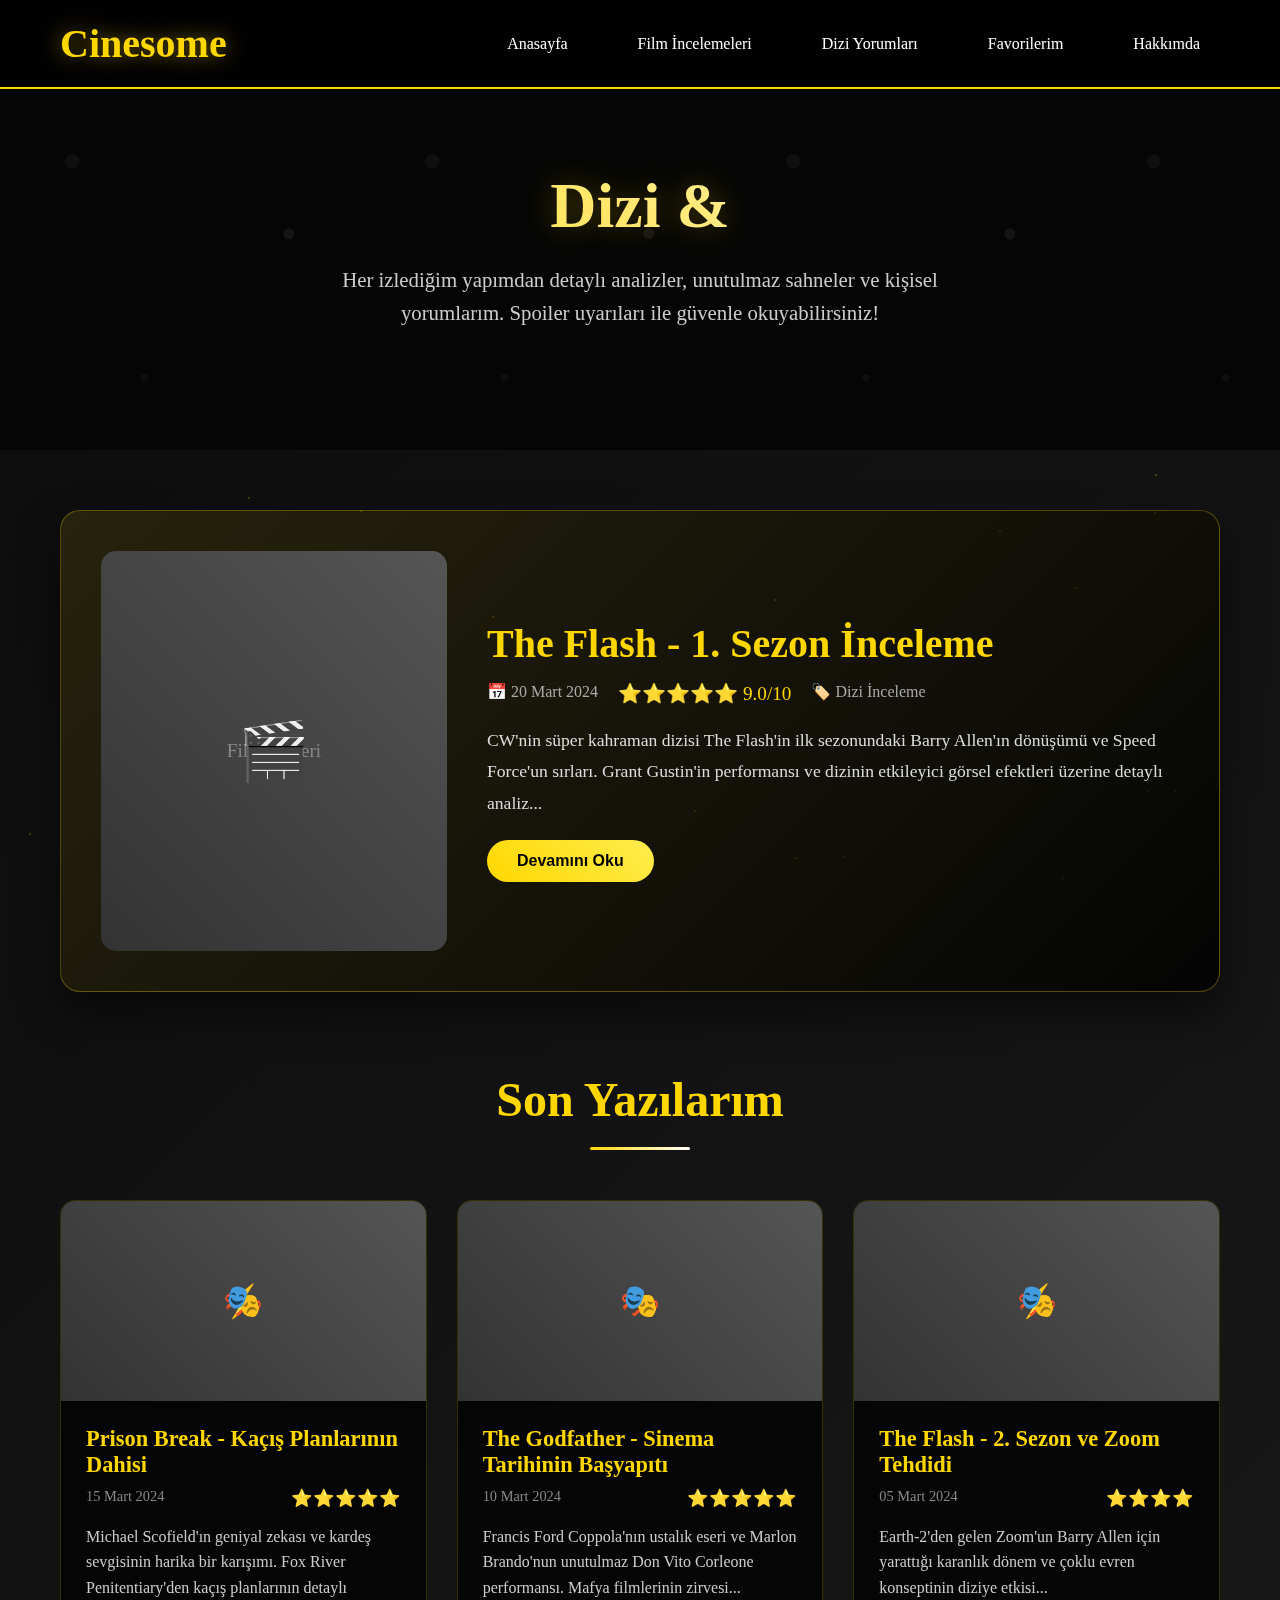
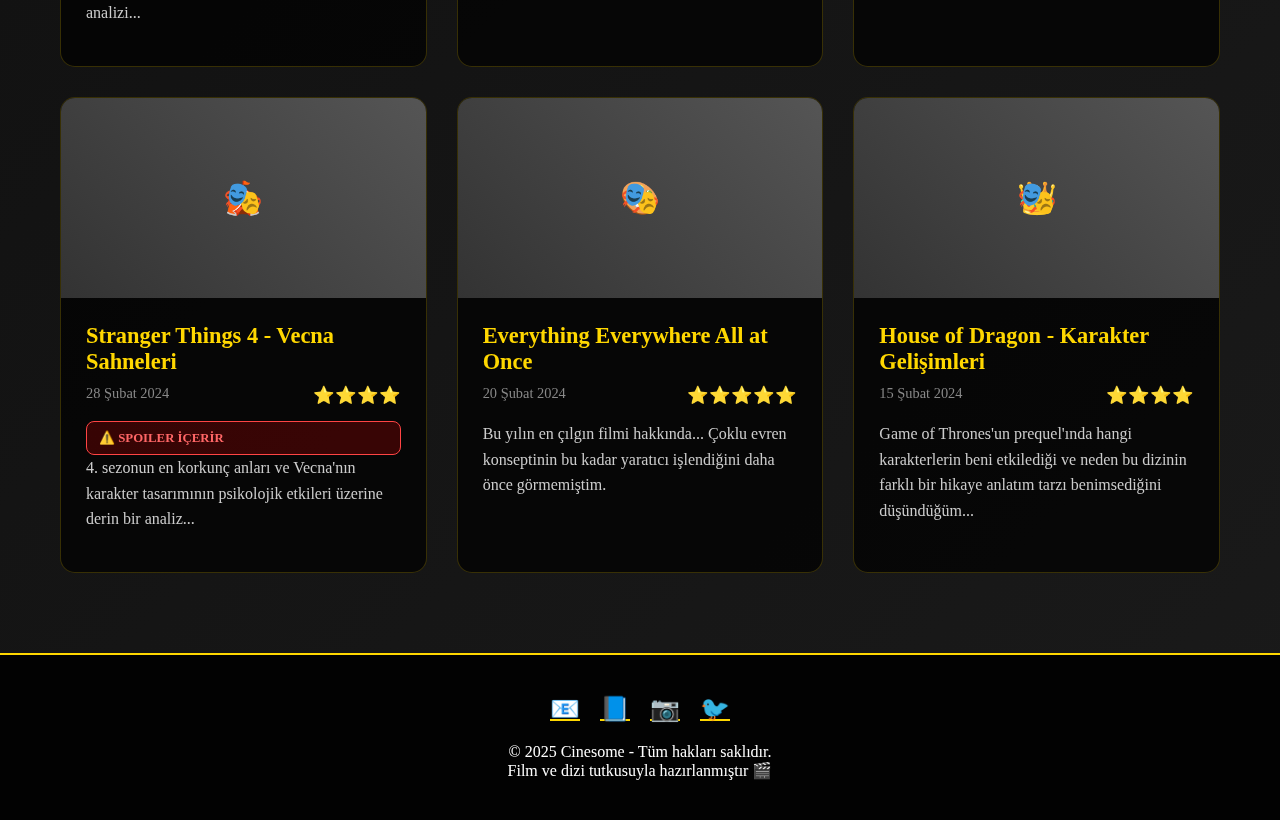
<file: index.html>
<!DOCTYPE html>
<html lang="tr">
<head>
    <meta charset="UTF-8">
    <meta name="viewport" content="width=device-width, initial-scale=1.0">
    <title>Cinesome - Film & Dizi Blog'um</title>
    <link rel="stylesheet" href="style.css">
</head>
<body>
    <!-- Animated Particles -->
    <div class="particles" id="particles"></div>
    
    <!-- Header -->
    <header class="header">
        <div class="nav-container">
            <div class="logo">Cinesome</div>
            <nav>
                <ul class="nav-menu">
                    <li>Anasayfa</li>
                    <li>Film İncelemeleri</li>
                    <li>Dizi Yorumları</li>
                    <li>Favorilerim</li>
                    <li>Hakkımda</li>
                </ul>
            </nav>
        </div>
    </header>
    
    <!-- Hero Section -->
    <section class="hero">
        <h1>Dizi & Film Dünyamdan</h1>
        <p>Her izlediğim yapımdan detaylı analizler, unutulmaz sahneler ve kişisel yorumlarım. 
           Spoiler uyarıları ile güvenle okuyabilirsiniz!</p>
    </section>
    
    <!-- Featured Post -->
    <section class="featured-section">
        <div class="featured-post" onclick="openPost('featured')">
            <div class="featured-content">
                <div class="featured-poster">
                    Film Posteri
                </div>
                <div class="featured-text">
                    <h2>The Flash - 1. Sezon İnceleme</h2>
                    <div class="meta">
                        <span>📅 20 Mart 2024</span>
                        <span class="rating">⭐⭐⭐⭐⭐ 9.0/10</span>
                        <span>🏷️ Dizi İnceleme</span>
                    </div>
                    <p>CW'nin süper kahraman dizisi The Flash'in ilk sezonundaki Barry Allen'ın dönüşümü ve Speed Force'un sırları. Grant Gustin'in performansı ve dizinin etkileyici görsel efektleri üzerine detaylı analiz...</p>
                    <button class="read-more" onclick="window.open('the-flash.html', '_blank')">Devamını Oku</button>
                </div>
            </div>
        </div>
    </section>
    
    <!-- Latest Posts -->
    <section class="posts-section">
        <h2 class="section-title">Son Yazılarım</h2>
        <div class="posts-grid">
            <div class="post-card" onclick="window.open('prison-break.html', '_blank')">
                <div class="post-image">⚡</div>
                <div class="post-content">
                    <h3>Prison Break - Kaçış Planlarının Dahisi</h3>
                    <div class="post-meta">
                        <span>15 Mart 2024</span>
                        <span class="rating">⭐⭐⭐⭐⭐</span>
                    </div>
                    <p>Michael Scofield'ın geniyal zekası ve kardeş sevgisinin harika bir karışımı. Fox River Penitentiary'den kaçış planlarının detaylı analizi...</p>
                </div>
            </div>
            
            <div class="post-card" onclick="window.open('godfather.html', '_blank')">
                <div class="post-image">🎭</div>
                <div class="post-content">
                    <h3>The Godfather - Sinema Tarihinin Başyapıtı</h3>
                    <div class="post-meta">
                        <span>10 Mart 2024</span>
                        <span class="rating">⭐⭐⭐⭐⭐</span>
                    </div>
                    <p>Francis Ford Coppola'nın ustalık eseri ve Marlon Brando'nun unutulmaz Don Vito Corleone performansı. Mafya filmlerinin zirvesi...</p>
                </div>
            </div>
            
            <div class="post-card" onclick="window.open('the-flash-season2.html', '_blank')">
                <div class="post-image">⚡</div>
                <div class="post-content">
                    <h3>The Flash - 2. Sezon ve Zoom Tehdidi</h3>
                    <div class="post-meta">
                        <span>05 Mart 2024</span>
                        <span class="rating">⭐⭐⭐⭐</span>
                    </div>
                    <p>Earth-2'den gelen Zoom'un Barry Allen için yarattığı karanlık dönem ve çoklu evren konseptinin diziye etkisi...</p>
                </div>
            </div>
            
            <div class="post-card" onclick="openPost('post4')">
                <div class="post-image">🎪</div>
                <div class="post-content">
                    <h3>Stranger Things 4 - Vecna Sahneleri</h3>
                    <div class="post-meta">
                        <span>28 Şubat 2024</span>
                        <span class="rating">⭐⭐⭐⭐</span>
                    </div>
                    <div class="spoiler-warning">⚠️ SPOILER İÇERİR</div>
                    <p>4. sezonun en korkunç anları ve Vecna'nın karakter tasarımının psikolojik etkileri üzerine derin bir analiz...</p>
                </div>
            </div>
            
            <div class="post-card" onclick="openPost('post5')">
                <div class="post-image">🎨</div>
                <div class="post-content">
                    <h3>Everything Everywhere All at Once</h3>
                    <div class="post-meta">
                        <span>20 Şubat 2024</span>
                        <span class="rating">⭐⭐⭐⭐⭐</span>
                    </div>
                    <p>Bu yılın en çılgın filmi hakkında... Çoklu evren konseptinin bu kadar yaratıcı işlendiğini daha önce görmemiştim.</p>
                </div>
            </div>
            
            <div class="post-card" onclick="openPost('post6')">
                <div class="post-image">👑</div>
                <div class="post-content">
                    <h3>House of Dragon - Karakter Gelişimleri</h3>
                    <div class="post-meta">
                        <span>15 Şubat 2024</span>
                        <span class="rating">⭐⭐⭐⭐</span>
                    </div>
                    <p>Game of Thrones'un prequel'ında hangi karakterlerin beni etkilediği ve neden bu dizinin farklı bir hikaye anlatım tarzı benimsediğini düşündüğüm...</p>
                </div>
            </div>
        </div>
    </section>
    
    <!-- Footer -->
    <footer class="footer">
        <div class="social-links">
            <a href="#">📧</a>
            <a href="#">📘</a>
            <a href="#">📷</a>
            <a href="#">🐦</a>
        </div>
        <p>&copy; 2025 Cinesome - Tüm hakları saklıdır.</p>
        <p>Film ve dizi tutkusuyla hazırlanmıştır 🎬</p>
    </footer>
    <script src="script.js"></script>
</body>
</html>
</file>
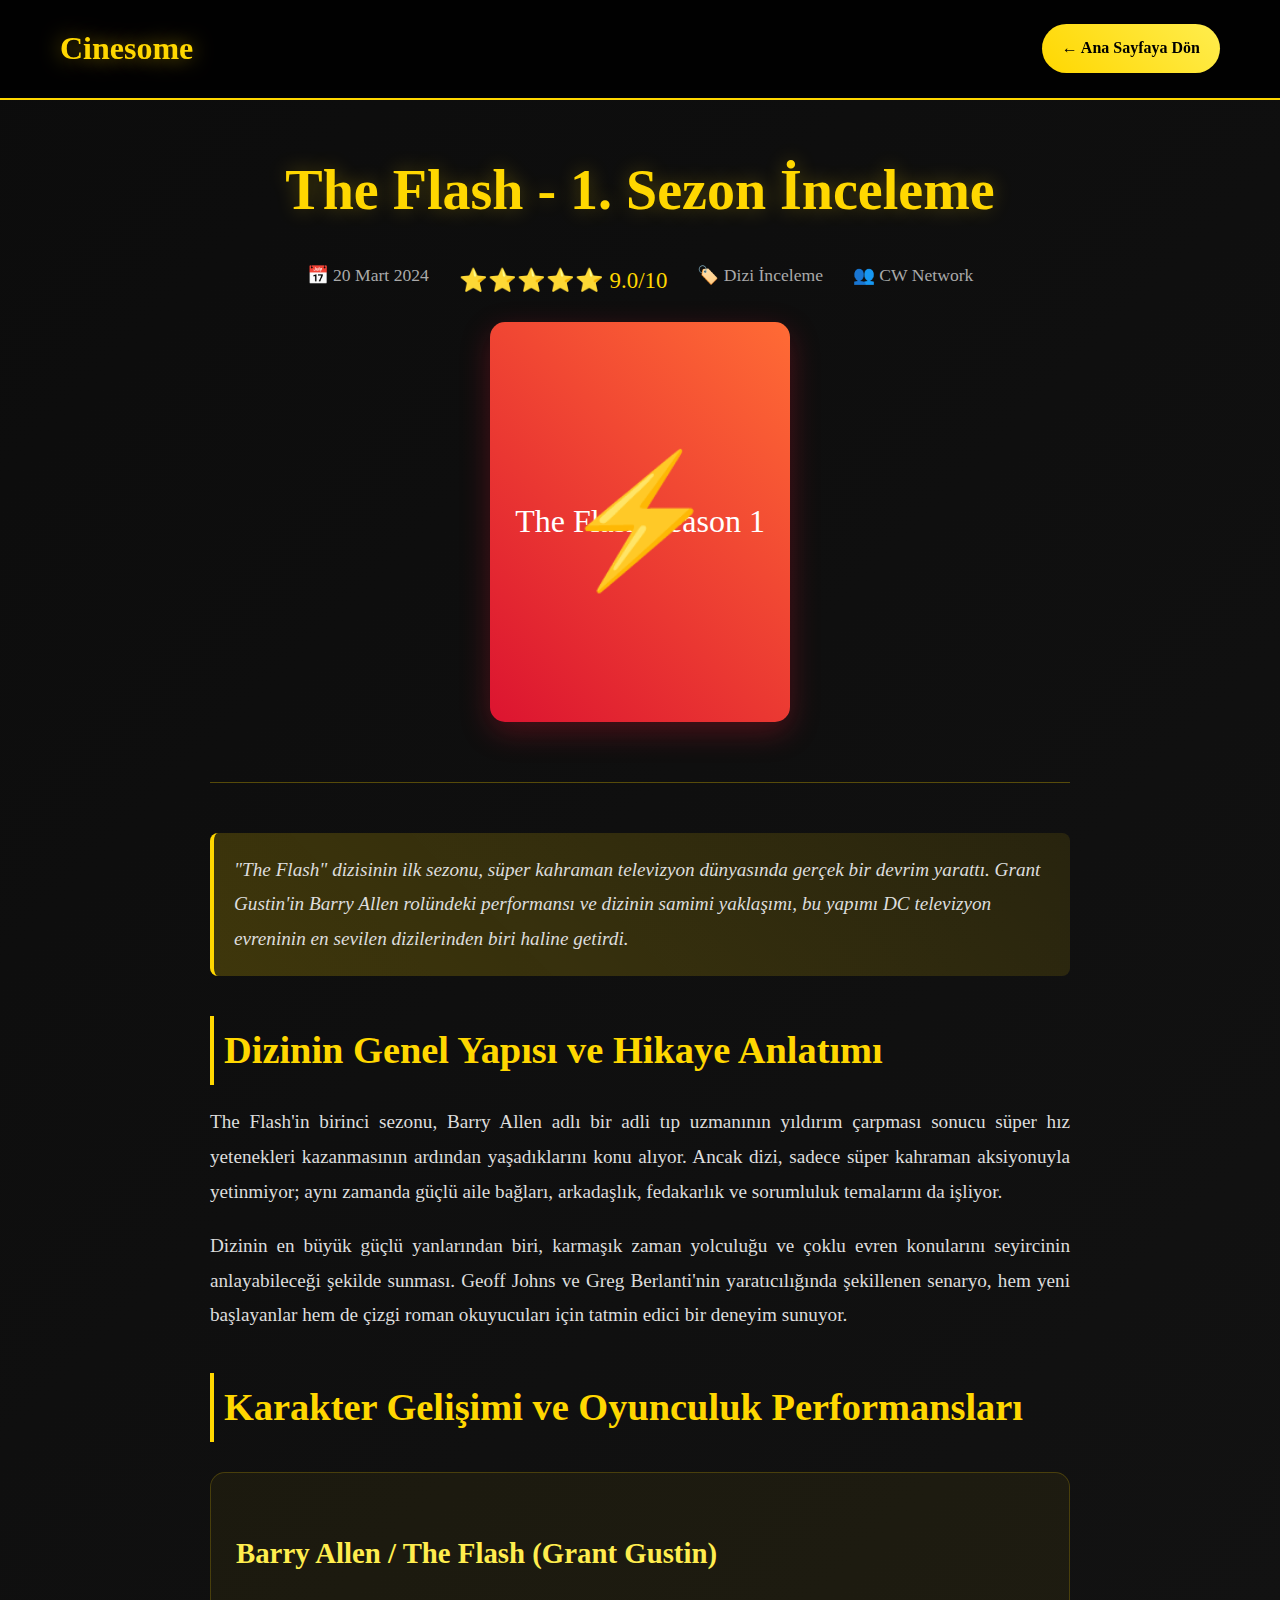
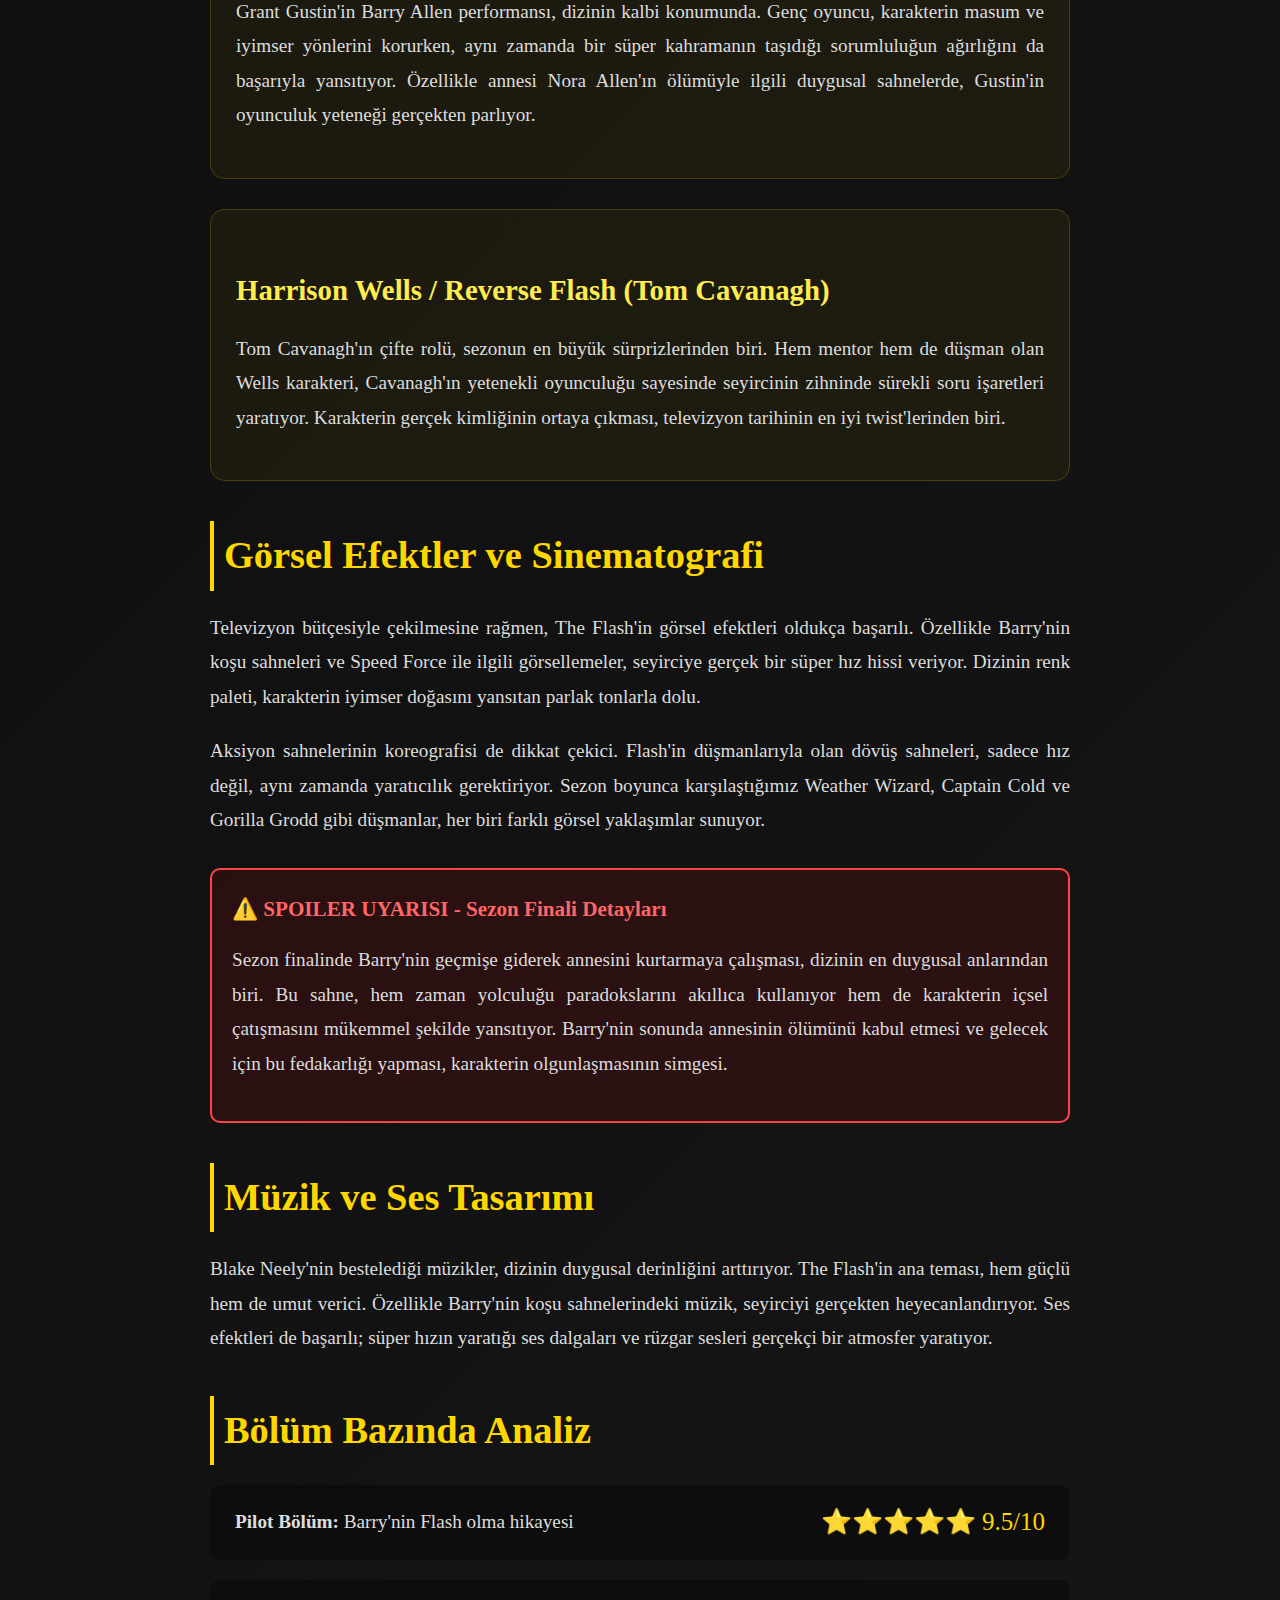
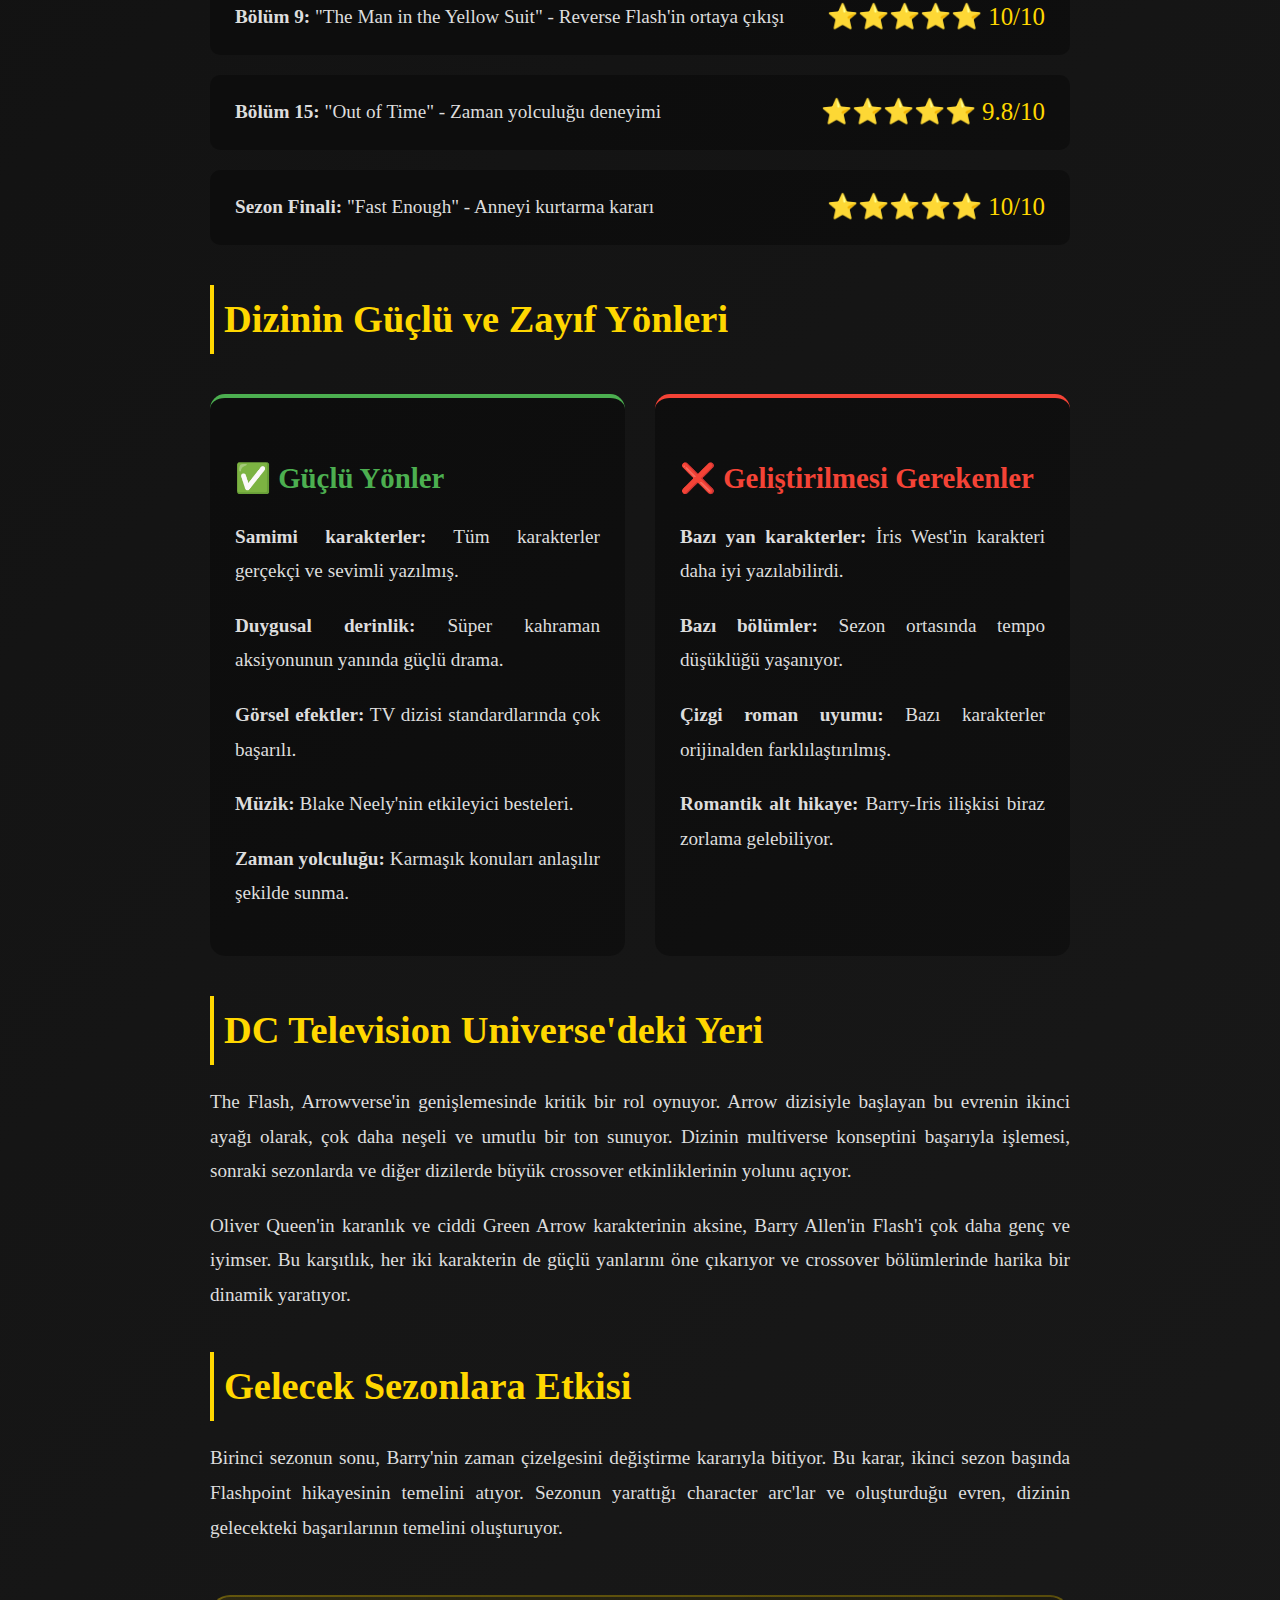
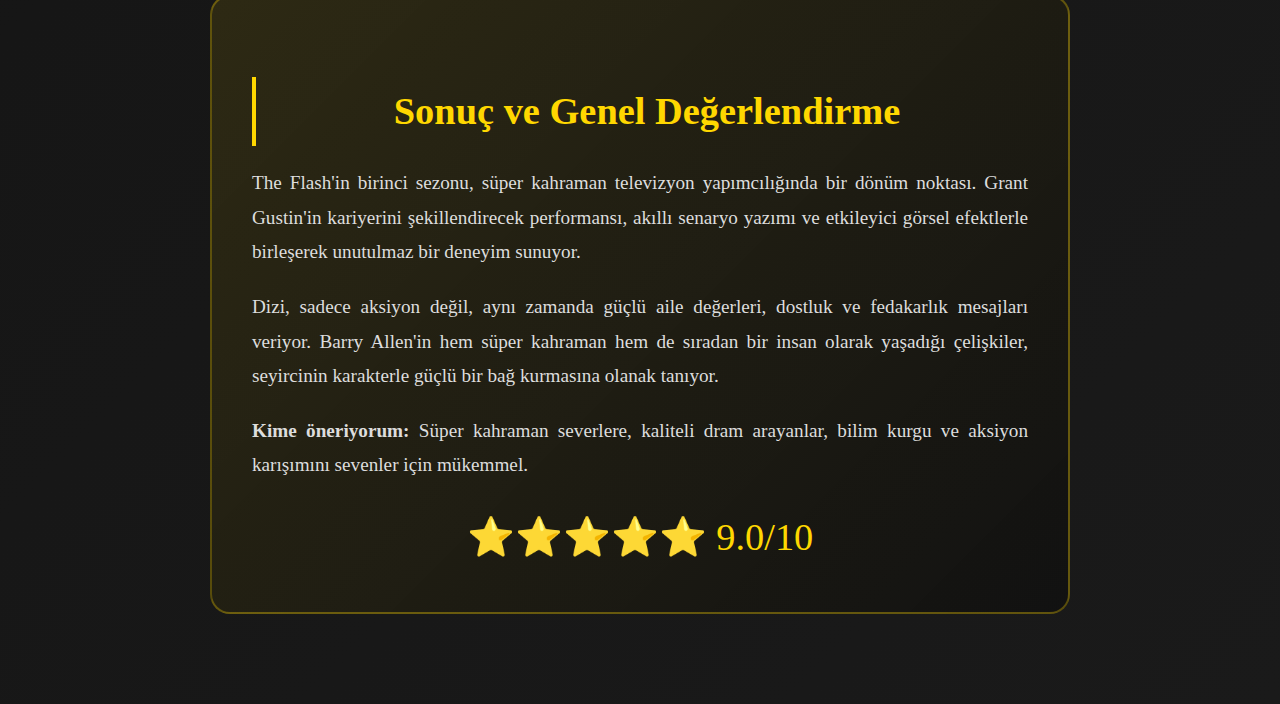
<file: the-flash.html>
<!DOCTYPE html>
<html lang="tr">
<head>
    <meta charset="UTF-8">
    <meta name="viewport" content="width=device-width, initial-scale=1.0">
    <title>The Flash - 1. Sezon İnceleme | Cinesome</title>
    <link rel="stylesheet" href="t.css">
</head>
<body>
    <header class="header">
        <div class="nav-container">
            <a href="index.html" class="logo">Cinesome</a>
            <a href="index.html" class="back-btn">← Ana Sayfaya Dön</a>
        </div>
    </header>
    
    <div class="article-container">
        <div class="article-header">
            <h1 class="article-title">The Flash - 1. Sezon İnceleme</h1>
            <div class="article-meta">
                <span>📅 20 Mart 2024</span>
                <span class="rating">⭐⭐⭐⭐⭐ 9.0/10</span>
                <span>🏷️ Dizi İnceleme</span>
                <span>👥 CW Network</span>
            </div>
            <div class="article-poster">
                The Flash Season 1
            </div>
        </div>
        
        <div class="article-content">
            <div class="highlight">
                "The Flash" dizisinin ilk sezonu, süper kahraman televizyon dünyasında gerçek bir devrim yarattı. Grant Gustin'in Barry Allen rolündeki performansı ve dizinin samimi yaklaşımı, bu yapımı DC televizyon evreninin en sevilen dizilerinden biri haline getirdi.
            </div>
            
            <h2>Dizinin Genel Yapısı ve Hikaye Anlatımı</h2>
            
            <p>The Flash'in birinci sezonu, Barry Allen adlı bir adli tıp uzmanının yıldırım çarpması sonucu süper hız yetenekleri kazanmasının ardından yaşadıklarını konu alıyor. Ancak dizi, sadece süper kahraman aksiyonuyla yetinmiyor; aynı zamanda güçlü aile bağları, arkadaşlık, fedakarlık ve sorumluluk temalarını da işliyor.</p>
            
            <p>Dizinin en büyük güçlü yanlarından biri, karmaşık zaman yolculuğu ve çoklu evren konularını seyircinin anlayabileceği şekilde sunması. Geoff Johns ve Greg Berlanti'nin yaratıcılığında şekillenen senaryo, hem yeni başlayanlar hem de çizgi roman okuyucuları için tatmin edici bir deneyim sunuyor.</p>
            
            <h2>Karakter Gelişimi ve Oyunculuk Performansları</h2>
            
            <div class="character-analysis">
                <h3>Barry Allen / The Flash (Grant Gustin)</h3>
                <p>Grant Gustin'in Barry Allen performansı, dizinin kalbi konumunda. Genç oyuncu, karakterin masum ve iyimser yönlerini korurken, aynı zamanda bir süper kahramanın taşıdığı sorumluluğun ağırlığını da başarıyla yansıtıyor. Özellikle annesi Nora Allen'ın ölümüyle ilgili duygusal sahnelerde, Gustin'in oyunculuk yeteneği gerçekten parlıyor.</p>
            </div>
            
            <div class="character-analysis">
                <h3>Harrison Wells / Reverse Flash (Tom Cavanagh)</h3>
                <p>Tom Cavanagh'ın çifte rolü, sezonun en büyük sürprizlerinden biri. Hem mentor hem de düşman olan Wells karakteri, Cavanagh'ın yetenekli oyunculuğu sayesinde seyircinin zihninde sürekli soru işaretleri yaratıyor. Karakterin gerçek kimliğinin ortaya çıkması, televizyon tarihinin en iyi twist'lerinden biri.</p>
            </div>
            
            <h2>Görsel Efektler ve Sinematografi</h2>
            
            <p>Televizyon bütçesiyle çekilmesine rağmen, The Flash'in görsel efektleri oldukça başarılı. Özellikle Barry'nin koşu sahneleri ve Speed Force ile ilgili görsellemeler, seyirciye gerçek bir süper hız hissi veriyor. Dizinin renk paleti, karakterin iyimser doğasını yansıtan parlak tonlarla dolu.</p>
            
            <p>Aksiyon sahnelerinin koreografisi de dikkat çekici. Flash'in düşmanlarıyla olan dövüş sahneleri, sadece hız değil, aynı zamanda yaratıcılık gerektiriyor. Sezon boyunca karşılaştığımız Weather Wizard, Captain Cold ve Gorilla Grodd gibi düşmanlar, her biri farklı görsel yaklaşımlar sunuyor.</p>
            
            <div class="spoiler-box">
                <div class="spoiler-header">
                    ⚠️ SPOILER UYARISI - Sezon Finali Detayları
                </div>
                <p>Sezon finalinde Barry'nin geçmişe giderek annesini kurtarmaya çalışması, dizinin en duygusal anlarından biri. Bu sahne, hem zaman yolculuğu paradokslarını akıllıca kullanıyor hem de karakterin içsel çatışmasını mükemmel şekilde yansıtıyor. Barry'nin sonunda annesinin ölümünü kabul etmesi ve gelecek için bu fedakarlığı yapması, karakterin olgunlaşmasının simgesi.</p>
            </div>
            
            <h2>Müzik ve Ses Tasarımı</h2>
            
            <p>Blake Neely'nin bestelediği müzikler, dizinin duygusal derinliğini arttırıyor. The Flash'in ana teması, hem güçlü hem de umut verici. Özellikle Barry'nin koşu sahnelerindeki müzik, seyirciyi gerçekten heyecanlandırıyor. Ses efektleri de başarılı; süper hızın yaratığı ses dalgaları ve rüzgar sesleri gerçekçi bir atmosfer yaratıyor.</p>
            
            <h2>Bölüm Bazında Analiz</h2>
            
            <div class="episode-rating">
                <span><strong>Pilot Bölüm:</strong> Barry'nin Flash olma hikayesi</span>
                <span class="rating">⭐⭐⭐⭐⭐ 9.5/10</span>
            </div>
            
            <div class="episode-rating">
                <span><strong>Bölüm 9:</strong> "The Man in the Yellow Suit" - Reverse Flash'in ortaya çıkışı</span>
                <span class="rating">⭐⭐⭐⭐⭐ 10/10</span>
            </div>
            
            <div class="episode-rating">
                <span><strong>Bölüm 15:</strong> "Out of Time" - Zaman yolculuğu deneyimi</span>
                <span class="rating">⭐⭐⭐⭐⭐ 9.8/10</span>
            </div>
            
            <div class="episode-rating">
                <span><strong>Sezon Finali:</strong> "Fast Enough" - Anneyi kurtarma kararı</span>
                <span class="rating">⭐⭐⭐⭐⭐ 10/10</span>
            </div>
            
            <h2>Dizinin Güçlü ve Zayıf Yönleri</h2>
            
            <div class="pros-cons">
                <div class="pros">
                    <h3>✅ Güçlü Yönler</h3>
                    <p><strong>Samimi karakterler:</strong> Tüm karakterler gerçekçi ve sevimli yazılmış.</p>
                    <p><strong>Duygusal derinlik:</strong> Süper kahraman aksiyonunun yanında güçlü drama.</p>
                    <p><strong>Görsel efektler:</strong> TV dizisi standardlarında çok başarılı.</p>
                    <p><strong>Müzik:</strong> Blake Neely'nin etkileyici besteleri.</p>
                    <p><strong>Zaman yolculuğu:</strong> Karmaşık konuları anlaşılır şekilde sunma.</p>
                </div>
                
                <div class="cons">
                    <h3>❌ Geliştirilmesi Gerekenler</h3>
                    <p><strong>Bazı yan karakterler:</strong> İris West'in karakteri daha iyi yazılabilirdi.</p>
                    <p><strong>Bazı bölümler:</strong> Sezon ortasında tempo düşüklüğü yaşanıyor.</p>
                    <p><strong>Çizgi roman uyumu:</strong> Bazı karakterler orijinalden farklılaştırılmış.</p>
                    <p><strong>Romantik alt hikaye:</strong> Barry-Iris ilişkisi biraz zorlama gelebiliyor.</p>
                </div>
            </div>
            
            <h2>DC Television Universe'deki Yeri</h2>
            
            <p>The Flash, Arrowverse'in genişlemesinde kritik bir rol oynuyor. Arrow dizisiyle başlayan bu evrenin ikinci ayağı olarak, çok daha neşeli ve umutlu bir ton sunuyor. Dizinin multiverse konseptini başarıyla işlemesi, sonraki sezonlarda ve diğer dizilerde büyük crossover etkinliklerinin yolunu açıyor.</p>
            
            <p>Oliver Queen'in karanlık ve ciddi Green Arrow karakterinin aksine, Barry Allen'in Flash'i çok daha genç ve iyimser. Bu karşıtlık, her iki karakterin de güçlü yanlarını öne çıkarıyor ve crossover bölümlerinde harika bir dinamik yaratıyor.</p>
            
            <h2>Gelecek Sezonlara Etkisi</h2>
            
            <p>Birinci sezonun sonu, Barry'nin zaman çizelgesini değiştirme kararıyla bitiyor. Bu karar, ikinci sezon başında Flashpoint hikayesinin temelini atıyor. Sezonun yarattığı character arc'lar ve oluşturduğu evren, dizinin gelecekteki başarılarının temelini oluşturuyor.</p>
            
            <div class="conclusion">
                <h2>Sonuç ve Genel Değerlendirme</h2>
                <p>The Flash'in birinci sezonu, süper kahraman televizyon yapımcılığında bir dönüm noktası. Grant Gustin'in kariyerini şekillendirecek performansı, akıllı senaryo yazımı ve etkileyici görsel efektlerle birleşerek unutulmaz bir deneyim sunuyor.</p>
                
                <p>Dizi, sadece aksiyon değil, aynı zamanda güçlü aile değerleri, dostluk ve fedakarlık mesajları veriyor. Barry Allen'in hem süper kahraman hem de sıradan bir insan olarak yaşadığı çelişkiler, seyircinin karakterle güçlü bir bağ kurmasına olanak tanıyor.</p>
                
                <p><strong>Kime öneriyorum:</strong> Süper kahraman severlere, kaliteli dram arayanlar, bilim kurgu ve aksiyon karışımını sevenler için mükemmel.</p>
                
                <div class="rating" style="font-size: 2em; margin-top: 20px;">
                    ⭐⭐⭐⭐⭐ 9.0/10
                </div>
            </div>
        </div>
    </div>
</body>
</html>
</file>
<file: style.css>
* {
            margin: 0;
            padding: 0;
            box-sizing: border-box;
        }
        
        body {
            font-family: 'Georgia', serif;
            background: linear-gradient(135deg, #0c0c0c 0%, #1a1a1a 100%);
            color: #ffffff;
            min-height: 100vh;
            overflow-x: hidden;
        }
        
        /* Animated background particles */
        .particles {
            position: fixed;
            top: 0;
            left: 0;
            width: 100%;
            height: 100%;
            pointer-events: none;
            z-index: 1;
        }
        
        .particle {
            position: absolute;
            width: 2px;
            height: 2px;
            background: rgba(255, 215, 0, 0.3);
            border-radius: 50%;
            animation: float 6s ease-in-out infinite;
        }
        
        @keyframes float {
            0%, 100% { transform: translateY(0px) rotate(0deg); opacity: 0; }
            50% { transform: translateY(-100px) rotate(180deg); opacity: 1; }
        }
        
        /* Header */
        .header {
            position: relative;
            z-index: 10;
            background: rgba(0, 0, 0, 0.9);
            backdrop-filter: blur(10px);
            padding: 20px 0;
            border-bottom: 2px solid #ffd700;
        }
        
        .nav-container {
            max-width: 1200px;
            margin: 0 auto;
            display: flex;
            justify-content: space-between;
            align-items: center;
            padding: 0 20px;
        }
        
        .logo {
            font-size: 2.5em;
            font-weight: bold;
            color: #ffd700;
            text-shadow: 0 0 20px rgba(255, 215, 0, 0.5);
            cursor: pointer;
        }
        
        .nav-menu {
            display: flex;
            list-style: none;
            gap: 30px;
        }
        
        .nav-menu li {
            cursor: pointer;
            padding: 10px 20px;
            border-radius: 25px;
            transition: all 0.3s ease;
            position: relative;
            overflow: hidden;
        }
        
        .nav-menu li:hover {
            background: linear-gradient(45deg, #ffd700, #ffed4e);
            color: #000;
            transform: translateY(-2px);
            box-shadow: 0 5px 15px rgba(255, 215, 0, 0.3);
        }
        
        /* Hero Section */
        .hero {
            position: relative;
            z-index: 5;
            text-align: center;
            padding: 80px 20px;
            background: linear-gradient(rgba(0,0,0,0.7), rgba(0,0,0,0.7)),
                        url('data:image/svg+xml,<svg xmlns="http://www.w3.org/2000/svg" viewBox="0 0 100 100"><rect width="100" height="100" fill="%23111"/><circle cx="20" cy="20" r="2" fill="%23333"/><circle cx="80" cy="40" r="1.5" fill="%23444"/><circle cx="40" cy="80" r="1" fill="%23333"/></svg>');
        }
        
        .hero h1 {
            font-size: 4em;
            margin-bottom: 20px;
            background: linear-gradient(45deg, #ffd700, #ffffff);
            background-clip: text;
            -webkit-background-clip: text;
            -webkit-text-fill-color: transparent;
            text-shadow: 0 0 30px rgba(255, 215, 0, 0.3);
        }
        
        .hero p {
            font-size: 1.3em;
            color: #cccccc;
            max-width: 600px;
            margin: 0 auto 40px;
            line-height: 1.6;
        }
        
        /* Featured Post */
        .featured-section {
            position: relative;
            z-index: 5;
            max-width: 1200px;
            margin: 60px auto;
            padding: 0 20px;
        }
        
        .featured-post {
            background: linear-gradient(135deg, rgba(255, 215, 0, 0.1), rgba(0, 0, 0, 0.8));
            border-radius: 20px;
            overflow: hidden;
            box-shadow: 0 20px 40px rgba(0, 0, 0, 0.5);
            border: 1px solid rgba(255, 215, 0, 0.3);
            transition: all 0.3s ease;
        }
        
        .featured-post:hover {
            transform: translateY(-5px);
            box-shadow: 0 30px 60px rgba(255, 215, 0, 0.2);
        }
        
        .featured-content {
            padding: 40px;
            display: grid;
            grid-template-columns: 1fr 2fr;
            gap: 40px;
            align-items: center;
        }
        
        .featured-poster {
            width: 100%;
            height: 400px;
            background: linear-gradient(45deg, #333, #555);

            border-radius: 15px;
            display: flex;
            align-items: center;
            justify-content: center;
            font-size: 1.2em;
            color: #888;
            position: relative;
            overflow: hidden;
        }
        
        .featured-poster::before {
            content: '🎬';
            font-size: 3em;
            position: absolute;
            top: 50%;
            left: 50%;
            transform: translate(-50%, -50%);
        }
        
        .featured-text h2 {
            font-size: 2.5em;
            color: #ffd700;
            margin-bottom: 15px;
        }
        
        .featured-text .meta {
            display: flex;
            gap: 20px;
            margin-bottom: 20px;
            color: #aaa;
        }
        
        .rating {
            color: #ffd700;
            font-size: 1.2em;
        }
        
        .featured-text p {
            font-size: 1.1em;
            line-height: 1.8;
            color: #ddd;
            margin-bottom: 20px;
        }
        
        .read-more {
            background: linear-gradient(45deg, #ffd700, #ffed4e);
            color: #000;
            padding: 12px 30px;
            border: none;
            border-radius: 25px;
            font-weight: bold;
            cursor: pointer;
            transition: all 0.3s ease;
            font-size: 1em;
        }
        
        .read-more:hover {
            transform: translateY(-2px);
            box-shadow: 0 5px 15px rgba(255, 215, 0, 0.4);
        }
        
        /* Blog Posts Grid */
        .posts-section {
            position: relative;
            z-index: 5;
            max-width: 1200px;
            margin: 80px auto;
            padding: 0 20px;
        }
        
        .section-title {
            text-align: center;
            font-size: 3em;
            color: #ffd700;
            margin-bottom: 50px;
            position: relative;
        }
        
        .section-title::after {
            content: '';
            display: block;
            width: 100px;
            height: 3px;
            background: linear-gradient(45deg, #ffd700, #ffffff);
            margin: 20px auto;
            border-radius: 2px;
        }
        
        .posts-grid {
            display: grid;
            grid-template-columns: repeat(auto-fit, minmax(350px, 1fr));
            gap: 30px;
        }
        
        .post-card {
            background: rgba(0, 0, 0, 0.7);
            border-radius: 15px;
            overflow: hidden;
            border: 1px solid rgba(255, 215, 0, 0.2);
            transition: all 0.3s ease;
            cursor: pointer;
        }
        
        .post-card:hover {
            transform: translateY(-5px) scale(1.02);
            border-color: #ffd700;
            box-shadow: 0 15px 30px rgba(255, 215, 0, 0.2);
        }
        
        .post-image {
            height: 200px;
            background: linear-gradient(45deg, #333, #555);
            display: flex;
            align-items: center;
            justify-content: center;
            font-size: 2em;
            position: relative;
            overflow: hidden;
        }
        
        .post-image::before {
            content: '🎭';
            position: absolute;
        }
        
        .post-content {
            padding: 25px;
        }
        
        .post-content h3 {
            font-size: 1.4em;
            color: #ffd700;
            margin-bottom: 10px;
        }
        
        .post-meta {
            display: flex;
            justify-content: space-between;
            color: #888;
            font-size: 0.9em;
            margin-bottom: 15px;
        }
        
        .post-content p {
            color: #ccc;
            line-height: 1.6;
            margin-bottom: 15px;
        }
        
        .spoiler-warning {
            background: rgba(255, 0, 0, 0.2);
            border: 1px solid #ff4444;
            color: #ff6666;
            padding: 8px 12px;
            border-radius: 8px;
            font-size: 0.8em;
            font-weight: bold;
        }
        
        /* Footer */
        .footer {
            position: relative;
            z-index: 5;
            background: rgba(0, 0, 0, 0.9);
            text-align: center;
            padding: 40px 20px;
            border-top: 2px solid #ffd700;
            margin-top: 80px;
        }
        
        .social-links {
            display: flex;
            justify-content: center;
            gap: 20px;
            margin-bottom: 20px;
        }
        
        .social-links a {
            color: #ffd700;
            font-size: 1.5em;
            transition: all 0.3s ease;
        }
        
        .social-links a:hover {
            transform: translateY(-3px);
            text-shadow: 0 0 15px rgba(255, 215, 0, 0.7);
        }
        
        /* Responsive */
        @media (max-width: 768px) {
            .featured-content {
                grid-template-columns: 1fr;
                text-align: center;
            }
            
            .hero h1 {
                font-size: 2.5em;
            }
            
            .nav-menu {
                display: none;
            }
            
            .posts-grid {
                grid-template-columns: 1fr;
            }
        }
        
        /* Scrollbar */
        ::-webkit-scrollbar {
            width: 8px;
        }
        
        ::-webkit-scrollbar-track {
            background: #111;
        }
        
        ::-webkit-scrollbar-thumb {
            background: linear-gradient(45deg, #ffd700, #ffed4e);
            border-radius: 4px;
        }
        
        ::-webkit-scrollbar-thumb:hover {
            background: linear-gradient(45deg, #ffed4e, #ffd700);
        }
</file>
<file: t.css>
* {
            margin: 0;
            padding: 0;
            box-sizing: border-box;
        }
        
        body {
            font-family: 'Georgia', serif;
            background: linear-gradient(135deg, #0c0c0c 0%, #1a1a1a 100%);
            color: #ffffff;
            line-height: 1.8;
        }
        
        .header {
            background: rgba(0, 0, 0, 0.9);
            backdrop-filter: blur(10px);
            padding: 20px 0;
            border-bottom: 2px solid #ffd700;
            position: sticky;
            top: 0;
            z-index: 100;
        }
        
        .nav-container {
            max-width: 1200px;
            margin: 0 auto;
            display: flex;
            justify-content: space-between;
            align-items: center;
            padding: 0 20px;
        }
        
        .logo {
            font-size: 2em;
            font-weight: bold;
            color: #ffd700;
            text-shadow: 0 0 20px rgba(255, 215, 0, 0.5);
            cursor: pointer;
            text-decoration: none;
        }
        
        .back-btn {
            background: linear-gradient(45deg, #ffd700, #ffed4e);
            color: #000;
            padding: 10px 20px;
            border: none;
            border-radius: 25px;
            font-weight: bold;
            cursor: pointer;
            transition: all 0.3s ease;
            text-decoration: none;
            display: inline-block;
        }
        
        .back-btn:hover {
            transform: translateY(-2px);
            box-shadow: 0 5px 15px rgba(255, 215, 0, 0.4);
        }
        
        .article-container {
            max-width: 900px;
            margin: 0 auto;
            padding: 40px 20px;
        }
        
        .article-header {
            text-align: center;
            margin-bottom: 50px;
            padding-bottom: 30px;
            border-bottom: 1px solid rgba(255, 215, 0, 0.3);
        }
        
        .article-title {
            font-size: 3.5em;
            color: #ffd700;
            margin-bottom: 20px;
            text-shadow: 0 0 20px rgba(255, 215, 0, 0.3);
        }
        
        .article-meta {
            display: flex;
            justify-content: center;
            gap: 30px;
            color: #aaa;
            font-size: 1.1em;
            margin-bottom: 20px;
        }
        
        .rating {
            color: #ffd700;
            font-size: 1.3em;
        }
        
        .article-poster {
            width: 300px;
            height: 400px;
            background: linear-gradient(45deg, #dc1430, #ff6b35);
            border-radius: 15px;
            margin: 0 auto 30px;
            display: flex;
            align-items: center;
            justify-content: center;
            font-size: 2em;
            color: white;
            position: relative;
            overflow: hidden;
            box-shadow: 0 10px 30px rgba(220, 20, 48, 0.3);
        }
        
        .article-poster::before {
            content: '⚡';
            font-size: 4em;
            position: absolute;
            animation: lightning 2s ease-in-out infinite;
        }
        
        @keyframes lightning {
            0%, 100% { transform: scale(1) rotate(0deg); opacity: 0.7; }
            50% { transform: scale(1.1) rotate(10deg); opacity: 1; }
        }
        
        .article-content {
            font-size: 1.2em;
            color: #ddd;
        }
        
        .article-content h2 {
            color: #ffd700;
            font-size: 2em;
            margin: 40px 0 20px;
            padding-left: 10px;
            border-left: 4px solid #ffd700;
        }
        
        .article-content h3 {
            color: #ffed4e;
            font-size: 1.5em;
            margin: 30px 0 15px;
        }
        
        .article-content p {
            margin-bottom: 20px;
            text-align: justify;
        }
        
        .highlight {
            background: linear-gradient(45deg, rgba(255, 215, 0, 0.2), rgba(255, 215, 0, 0.1));
            padding: 20px;
            border-left: 4px solid #ffd700;
            border-radius: 8px;
            margin: 30px 0;
            font-style: italic;
        }
        
        .spoiler-box {
            background: rgba(255, 0, 0, 0.1);
            border: 2px solid #ff4444;
            border-radius: 10px;
            padding: 20px;
            margin: 30px 0;
            position: relative;
        }
        
        .spoiler-header {
            color: #ff6666;
            font-weight: bold;
            font-size: 1.1em;
            margin-bottom: 15px;
            display: flex;
            align-items: center;
            gap: 10px;
        }
        
        .character-analysis {
            background: rgba(255, 215, 0, 0.05);
            border-radius: 15px;
            padding: 25px;
            margin: 30px 0;
            border: 1px solid rgba(255, 215, 0, 0.2);
        }
        
        .episode-rating {
            display: flex;
            justify-content: space-between;
            align-items: center;
            background: rgba(0, 0, 0, 0.3);
            padding: 15px 25px;
            border-radius: 10px;
            margin: 20px 0;
        }
        
        .pros-cons {
            display: grid;
            grid-template-columns: 1fr 1fr;
            gap: 30px;
            margin: 40px 0;
        }
        
        .pros, .cons {
            background: rgba(0, 0, 0, 0.3);
            padding: 25px;
            border-radius: 15px;
            border-top: 4px solid;
        }
        
        .pros {
            border-top-color: #4CAF50;
        }
        
        .cons {
            border-top-color: #f44336;
        }
        
        .pros h3 {
            color: #4CAF50;
        }
        
        .cons h3 {
            color: #f44336;
        }
        
        .conclusion {
            background: linear-gradient(135deg, rgba(255, 215, 0, 0.1), rgba(0, 0, 0, 0.3));
            border-radius: 20px;
            padding: 40px;
            margin: 50px 0;
            border: 2px solid rgba(255, 215, 0, 0.3);
            text-align: center;
        }
        
        @media (max-width: 768px) {
            .article-title {
                font-size: 2.5em;
            }
            
            .article-meta {
                flex-direction: column;
                gap: 10px;
            }
            
            .pros-cons {
                grid-template-columns: 1fr;
            }
            
            .article-poster {
                width: 250px;
                height: 350px;
            }
        }
        
        ::-webkit-scrollbar {
            width: 8px;
        }
        
        ::-webkit-scrollbar-track {
            background: #111;
        }
        
        ::-webkit-scrollbar-thumb {
            background: linear-gradient(45deg, #ffd700, #ffed4e);
            border-radius: 4px;
        }
</file>
